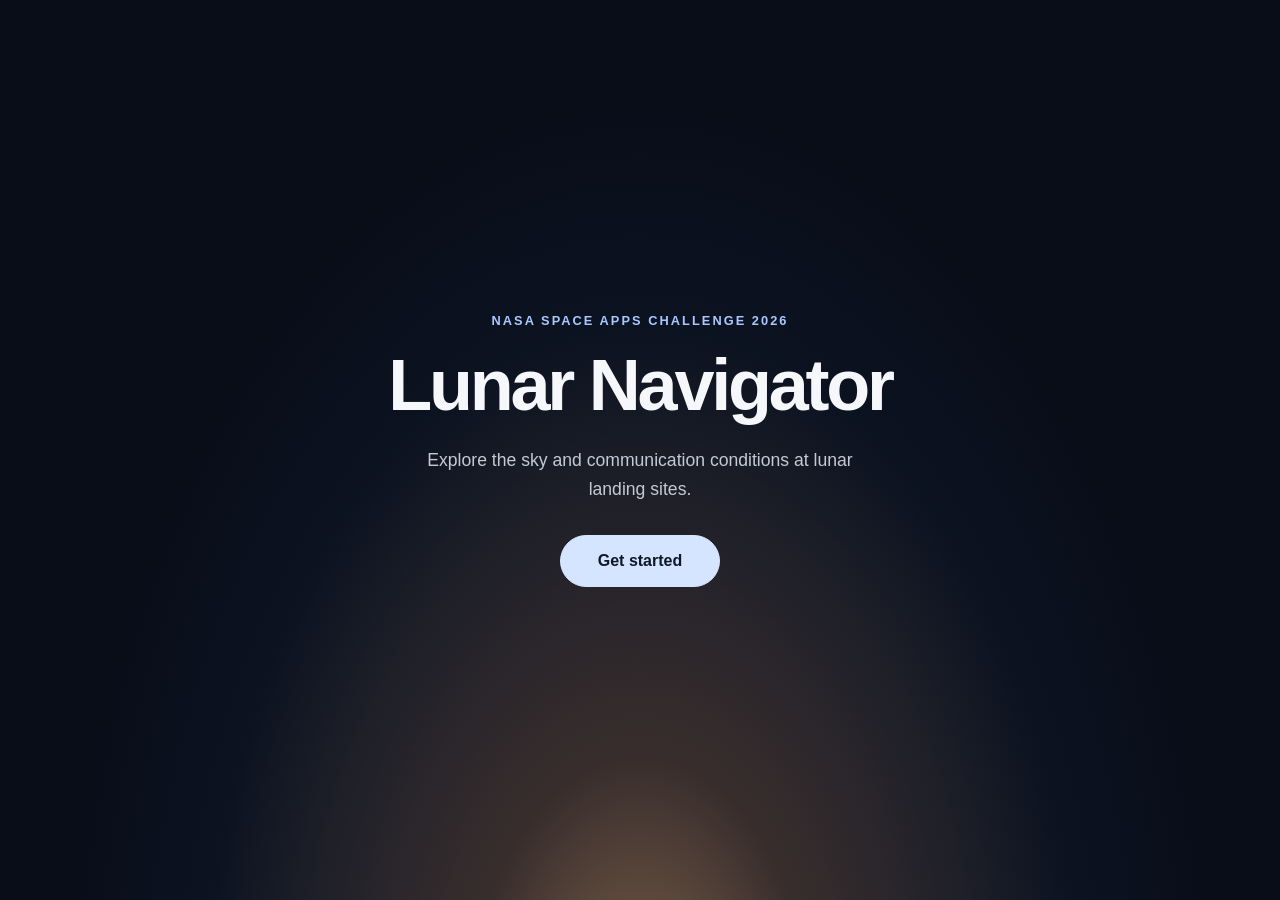
<file: src/lunarnav/resources/template/index.html>
<!doctype html>
<html lang="en">
  <head>
    <meta charset="UTF-8" />
    <meta name="viewport" content="width=device-width, initial-scale=1.0" />
    <meta
      name="description"
      content="Explore lighting and communication conditions at lunar landing sites."
    />
    <title>Lunar Navigator</title>
    <link rel="stylesheet" href="../css/style.css" />
  </head>
  <body>
    <main class="screen">
      <section class="welcome" aria-labelledby="page-title">
        <p class="eyebrow">NASA Space Apps Challenge 2026</p>
        <h1 id="page-title">Lunar Navigator</h1>
        <p class="description">
          Explore the sky and communication conditions at lunar landing sites.
        </p>
        <a class="start-button" href="/template/map.html">Get started</a>
      </section>
    </main>
  </body>
</html>
</file>
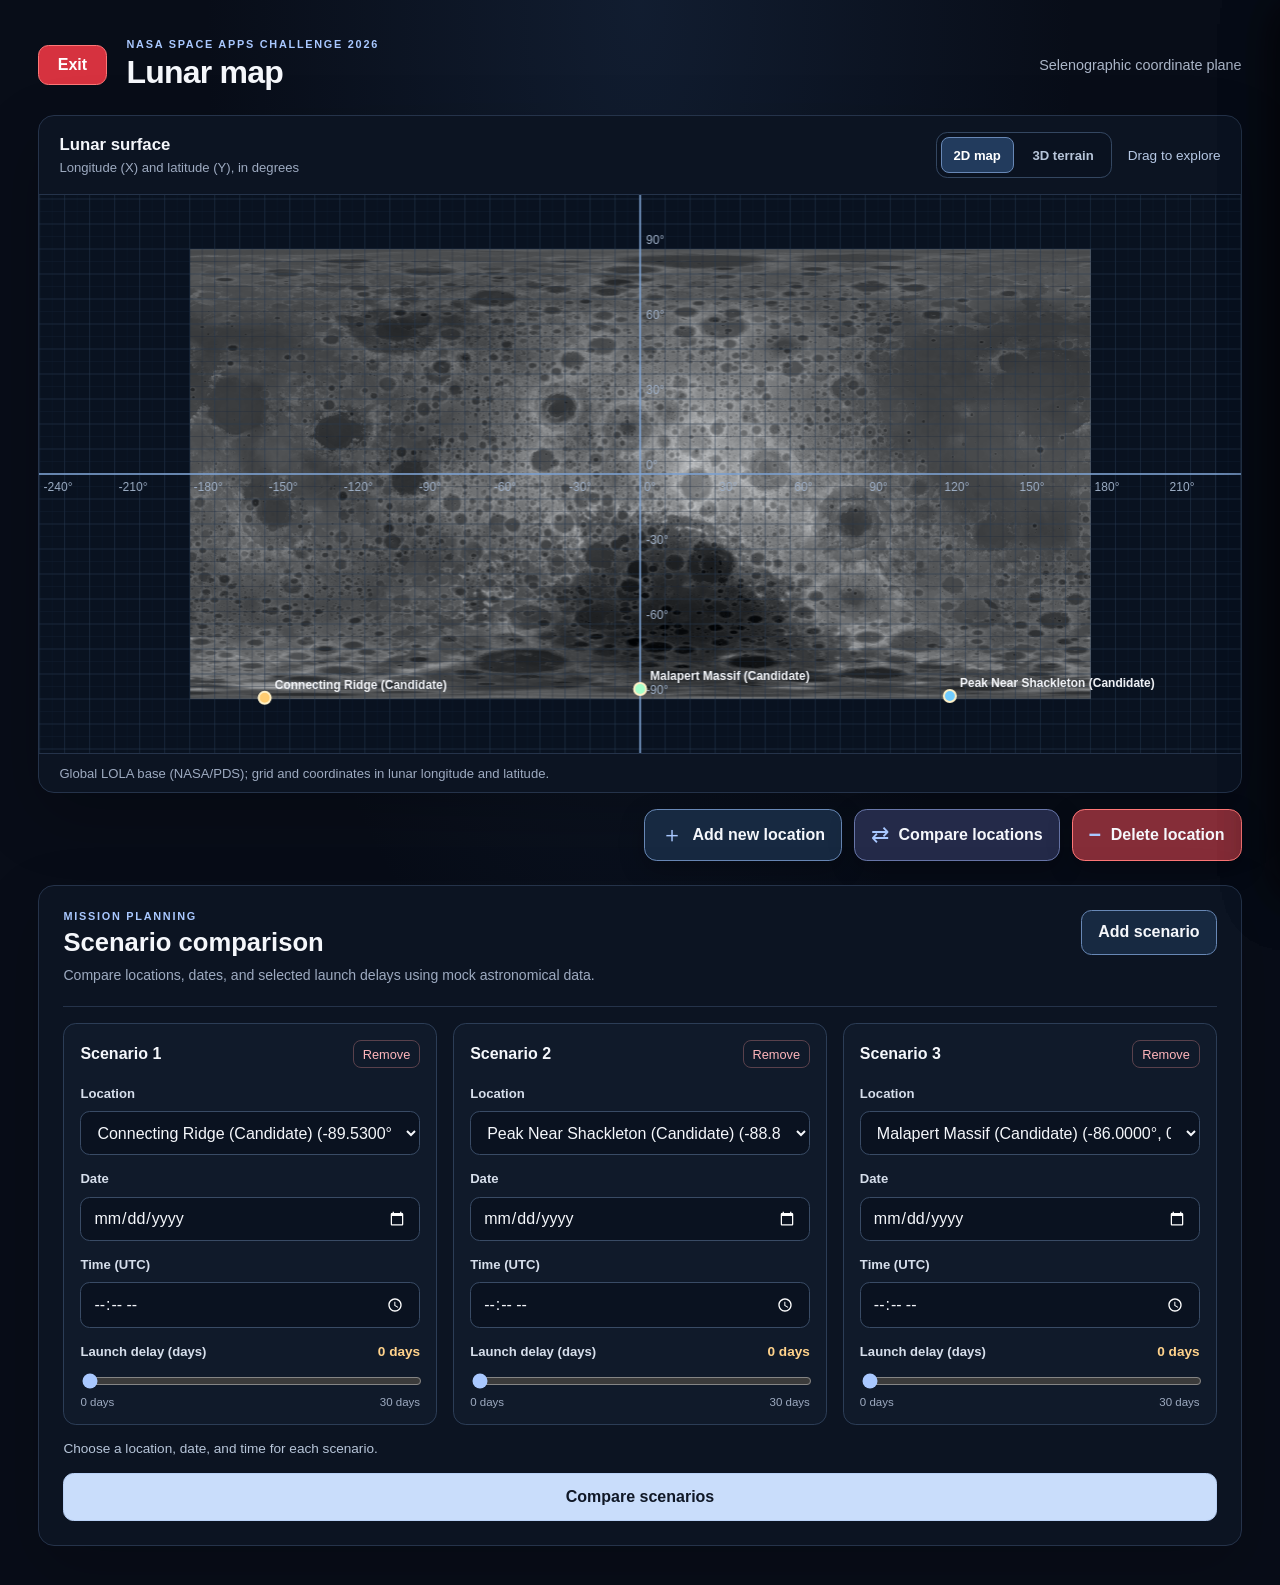
<file: src/lunarnav/resources/template/map.html>
<!doctype html>
<html lang="en">
  <head>
    <meta charset="UTF-8" />
    <meta name="viewport" content="width=device-width, initial-scale=1.0" />
    <meta
      name="description"
      content="Explore coordinates and points of interest on the lunar surface."
    />
    <title>Lunar Navigator | Map</title>
    <link rel="stylesheet" href="../css/style.css" />
    <script type="module" src="../js/map.js"></script>
  </head>
  <body class="map-page">
    <main class="map-app">
      <header class="map-header">
        <a class="exit-button" href="index.html">Exit</a>
        <div class="map-heading">
          <p class="eyebrow">NASA Space Apps Challenge 2026</p>
          <h1>Lunar map</h1>
        </div>
        <p class="map-subtitle">Selenographic coordinate plane</p>
      </header>

      <section class="map-workspace" aria-label="Interactive map">
        <div class="map-toolbar">
          <div>
            <h2>Lunar surface</h2>
            <p>Longitude (X) and latitude (Y), in degrees</p>
          </div>
          <div class="map-toolbar-actions">
            <div class="map-view-controls" role="group" aria-label="Map view">
              <button
                id="show-2d-map"
                class="map-view-button is-active"
                type="button"
                aria-pressed="true"
              >
                2D map
              </button>
              <button
                id="show-3d-globe"
                class="map-view-button"
                type="button"
                aria-pressed="false"
              >
                3D terrain
              </button>
            </div>
            <span class="map-hint">Drag to explore</span>
          </div>
        </div>
        <div class="map-canvas-wrap">
          <canvas
            id="lunar-map"
            class="lunar-map"
            aria-label="Cartesian plane of lunar coordinates. Drag to move the map."
            role="img"
          >
            Your browser does not support the interactive map.
          </canvas>
          <canvas
            id="lunar-globe"
            class="lunar-globe"
            aria-label="Interactive 3D lunar terrain model. Drag to rotate and scroll to zoom."
            role="img"
            hidden
          >
            Your browser does not support the 3D lunar terrain model.
          </canvas>
          <p id="globe-status" class="globe-status" role="status" aria-live="polite" hidden></p>
        </div>
        <p class="map-footer">
          Global LOLA base (NASA/PDS); grid and coordinates in lunar longitude and latitude.
        </p>
      </section>

      <div class="map-actions" aria-label="Map actions">
        <button
          id="open-location"
          class="location-tab"
          type="button"
          aria-controls="location-drawer"
          aria-expanded="false"
        >
          <span aria-hidden="true">＋</span>
          <span>Add new location</span>
        </button>
        <button
          id="open-comparison"
          class="location-tab comparison-tab"
          type="button"
          aria-controls="comparison-drawer"
          aria-expanded="false"
        >
          <span aria-hidden="true">⇄</span>
          <span>Compare locations</span>
        </button>
        <button
          id="open-delete"
          class="location-tab delete-tab"
          type="button"
          aria-controls="delete-drawer"
          aria-expanded="false"
        >
          <span aria-hidden="true">−</span>
          <span>Delete location</span>
        </button>
      </div>

      <section class="scenario-dashboard" aria-labelledby="scenario-title">
        <div class="scenario-toolbar">
          <div>
            <p class="eyebrow">Mission planning</p>
            <h2 id="scenario-title">Scenario comparison</h2>
            <p>
            Compare locations, dates, and selected launch delays using mock astronomical data.
            </p>
          </div>
          <button id="add-scenario" class="scenario-add-button" type="button">
            Add scenario
          </button>
        </div>

        <div id="scenario-list" class="scenario-list"></div>
        <p id="scenario-status" class="scenario-status" role="status" aria-live="polite">
          Add locations to the map to configure scenarios.
        </p>
        <button id="compare-scenarios" class="submit-location scenario-compare-button" type="button">
          Compare scenarios
        </button>

        <section
          id="scenario-results"
          class="scenario-results"
          aria-labelledby="scenario-results-title"
          aria-live="polite"
          hidden
        >
          <h3 id="scenario-results-title">Scenario summary</h3>
          <div id="scenario-metrics" class="scenario-metrics"></div>
          <div class="timeline-placeholder">
            <h4>Lighting and communication timeline</h4>
            <p>
              The mock API returns time-series data. This view currently displays summary
              metrics rather than a plotted timeline.
            </p>
          </div>
        </section>
      </section>

      <p id="map-status" class="map-status" role="status" aria-live="polite"></p>

      <div id="drawer-backdrop" class="drawer-backdrop" hidden></div>
      <aside
        id="location-drawer"
        class="location-drawer side-drawer"
        aria-labelledby="drawer-title"
        aria-hidden="true"
        inert
      >
        <div class="drawer-heading">
          <div>
            <p class="eyebrow">Point of interest</p>
            <h2 id="drawer-title">New location</h2>
          </div>
          <button
            id="close-location"
            class="icon-button"
            type="button"
            aria-label="Close panel"
          >
            ×
          </button>
        </div>

        <form id="location-form" class="location-form">
          <label for="location-name">Location name</label>
          <input
            id="location-name"
            name="name"
            type="text"
            placeholder="e.g., South Pole"
            maxlength="40"
            required
          />

          <label for="location-latitude">Latitude (°)</label>
          <input
            id="location-latitude"
            name="latitude"
            type="number"
            min="-90"
            max="90"
            step="any"
            placeholder="-90 to 90"
            required
          />

          <label for="location-longitude">Longitude (°)</label>
          <input
            id="location-longitude"
            name="longitude"
            type="number"
            min="-180"
            max="180"
            step="any"
            placeholder="-180 a 180"
            required
          />

          <button id="select-location-on-map" class="map-pick-button" type="button">
            Select on map
          </button>
          <p id="location-pick-help" class="comparison-note" role="status">
            Choose coordinates on the map or enter the values above.
          </p>

          <div class="location-color-field">
            <label for="location-color">Location color</label>
            <input
              id="location-color"
              name="color"
              type="color"
              value="#ffcc70"
              aria-label="Choose marker color"
            />
          </div>

          <button class="submit-location" type="submit">Add to map</button>
        </form>
      </aside>

      <aside
        id="comparison-drawer"
        class="location-drawer side-drawer"
        aria-labelledby="comparison-title"
        aria-hidden="true"
        inert
      >
        <div class="drawer-heading">
          <div>
            <p class="eyebrow">Location analysis</p>
            <h2 id="comparison-title">Compare locations</h2>
          </div>
          <button
            id="close-comparison"
            class="icon-button"
            type="button"
            aria-label="Close panel"
          >
            ×
          </button>
        </div>

        <form id="comparison-form" class="location-form">
          <label for="comparison-first">First location</label>
          <select id="comparison-first" name="first" required>
            <option value="">Select a location</option>
          </select>

          <label for="comparison-second">Second location</label>
          <select id="comparison-second" name="second" required>
            <option value="">Select a location</option>
          </select>

          <p id="comparison-help" class="comparison-note" role="status"></p>
          <button class="submit-location" type="submit">Compare locations</button>
        </form>

        <section
          id="comparison-result"
          class="comparison-result"
          aria-labelledby="comparison-result-title"
          aria-live="polite"
          hidden
        >
          <h3 id="comparison-result-title">Comparison result</h3>
          <dl>
            <div>
              <dt>First location</dt>
              <dd id="result-first"></dd>
            </div>
            <div>
              <dt>Second location</dt>
              <dd id="result-second"></dd>
            </div>
            <div>
              <dt>Latitude difference</dt>
              <dd id="result-latitude"></dd>
            </div>
            <div>
              <dt>Longitude difference</dt>
              <dd id="result-longitude"></dd>
            </div>
            <div class="distance-result">
              <dt>Approximate distance on the lunar surface</dt>
              <dd id="result-distance"></dd>
            </div>
          </dl>
          <p class="comparison-note">
            Straight-line estimate over a spherical Moon, without accounting for terrain.
          </p>
        </section>
      </aside>

      <aside
        id="delete-drawer"
        class="location-drawer side-drawer"
        aria-labelledby="delete-title"
        aria-hidden="true"
        inert
      >
        <div class="drawer-heading">
          <div>
            <p class="eyebrow">Manage locations</p>
            <h2 id="delete-title">Delete location</h2>
          </div>
          <button
            id="close-delete"
            class="icon-button"
            type="button"
            aria-label="Close panel"
          >
            ×
          </button>
        </div>

        <form id="delete-form" class="location-form">
          <label for="delete-location">Location to delete</label>
          <select id="delete-location" name="location" required>
            <option value="">Select a location</option>
          </select>
          <p id="delete-help" class="comparison-note" role="status"></p>
          <button class="submit-location" type="submit">Continue</button>
        </form>

        <section
          id="delete-confirmation"
          class="delete-confirmation"
          aria-labelledby="delete-confirmation-title"
          hidden
        >
          <h3 id="delete-confirmation-title">Confirm deletion</h3>
          <p id="delete-summary"></p>
          <p class="comparison-note">
            This action removes the location saved in this browser and cannot be undone.
          </p>
          <button id="confirm-delete" class="delete-location-button" type="button">
            Delete permanently
          </button>
          <button id="cancel-delete" class="cancel-delete-button" type="button">
            Keep location
          </button>
        </section>
      </aside>
    </main>
  </body>
</html>
</file>
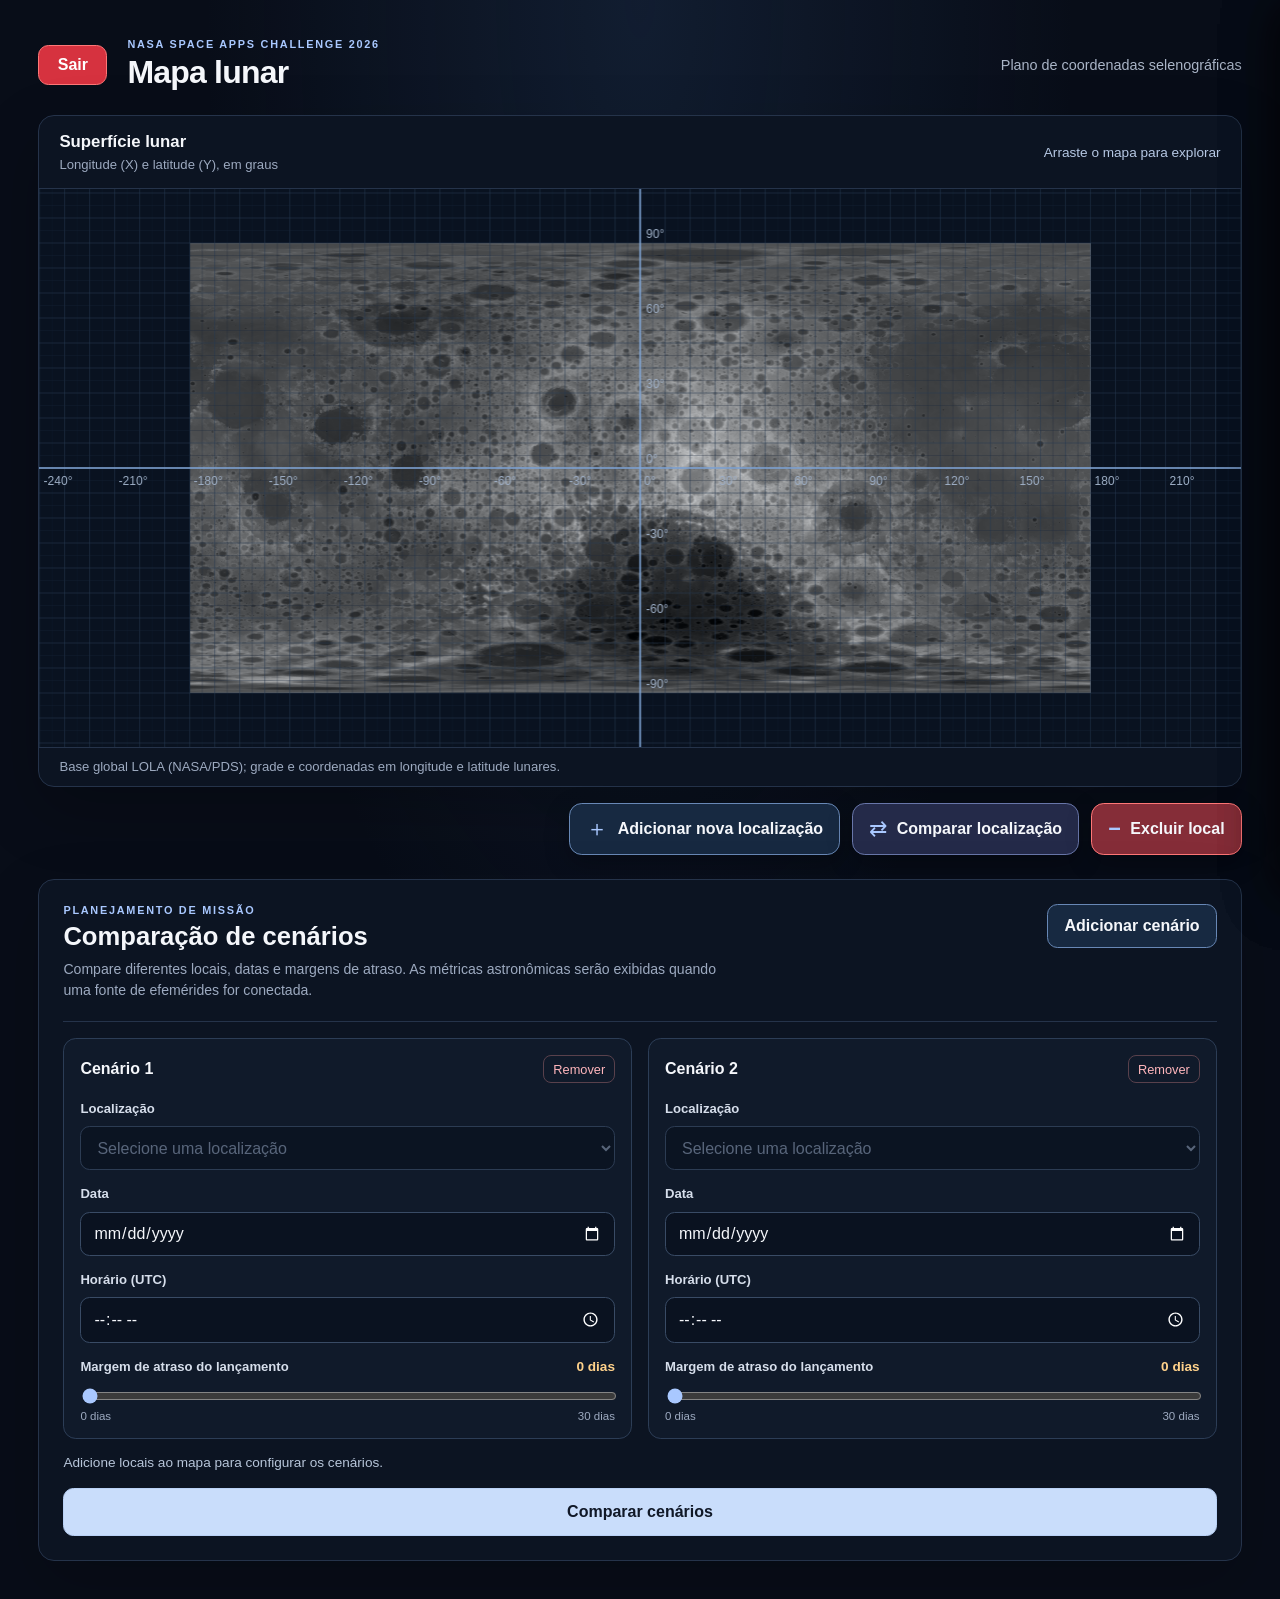
<file: src/lunarnav/resources/template/principal.html>
<!doctype html>
<html lang="pt-BR">
  <head>
    <meta charset="UTF-8" />
    <meta name="viewport" content="width=device-width, initial-scale=1.0" />
    <meta
      name="description"
      content="Explore coordenadas e locais de interesse na superfície lunar."
    />
    <title>Navegador Lunar | Mapa</title>
    <link rel="stylesheet" href="../css/style.css" />
    <script src="../js/principal.js" defer></script>
  </head>
  <body class="map-page">
    <main class="map-app">
      <header class="map-header">
        <a class="exit-button" href="index.html">Sair</a>
        <div class="map-heading">
          <p class="eyebrow">NASA Space Apps Challenge 2026</p>
          <h1>Mapa lunar</h1>
        </div>
        <p class="map-subtitle">Plano de coordenadas selenográficas</p>
      </header>

      <section class="map-workspace" aria-label="Mapa interativo">
        <div class="map-toolbar">
          <div>
            <h2>Superfície lunar</h2>
            <p>Longitude (X) e latitude (Y), em graus</p>
          </div>
          <span class="map-hint">Arraste o mapa para explorar</span>
        </div>
        <div class="map-canvas-wrap">
          <canvas
            id="lunar-map"
            class="lunar-map"
            aria-label="Plano cartesiano de coordenadas lunares. Arraste para mover o mapa."
            role="img"
          >
            Seu navegador não oferece suporte ao mapa interativo.
          </canvas>
        </div>
        <p class="map-footer">
          Base global LOLA (NASA/PDS); grade e coordenadas em longitude e latitude lunares.
        </p>
      </section>

      <div class="map-actions" aria-label="Ações do mapa">
        <button
          id="open-location"
          class="location-tab"
          type="button"
          aria-controls="location-drawer"
          aria-expanded="false"
        >
          <span aria-hidden="true">＋</span>
          <span>Adicionar nova localização</span>
        </button>
        <button
          id="open-comparison"
          class="location-tab comparison-tab"
          type="button"
          aria-controls="comparison-drawer"
          aria-expanded="false"
        >
          <span aria-hidden="true">⇄</span>
          <span>Comparar localização</span>
        </button>
        <button
          id="open-delete"
          class="location-tab delete-tab"
          type="button"
          aria-controls="delete-drawer"
          aria-expanded="false"
        >
          <span aria-hidden="true">−</span>
          <span>Excluir local</span>
        </button>
      </div>

      <section class="scenario-dashboard" aria-labelledby="scenario-title">
        <div class="scenario-toolbar">
          <div>
            <p class="eyebrow">Planejamento de missão</p>
            <h2 id="scenario-title">Comparação de cenários</h2>
            <p>
            Compare diferentes locais, datas e margens de atraso. As métricas
            astronômicas serão exibidas quando uma fonte de efemérides for conectada.
            </p>
          </div>
          <button id="add-scenario" class="scenario-add-button" type="button">
            Adicionar cenário
          </button>
        </div>

        <div id="scenario-list" class="scenario-list"></div>
        <p id="scenario-status" class="scenario-status" role="status" aria-live="polite">
          Adicione locais ao mapa para configurar os cenários.
        </p>
        <button id="compare-scenarios" class="submit-location scenario-compare-button" type="button">
          Comparar cenários
        </button>

        <section
          id="scenario-results"
          class="scenario-results"
          aria-labelledby="scenario-results-title"
          aria-live="polite"
          hidden
        >
          <h3 id="scenario-results-title">Resumo dos cenários</h3>
          <div id="scenario-metrics" class="scenario-metrics"></div>
          <div class="timeline-placeholder">
            <h4>Linha do tempo de iluminação e comunicação</h4>
            <p>
              O gráfico será preenchido quando os dados do Sol e da Terra
              estiverem disponíveis.
            </p>
          </div>
        </section>
      </section>

      <p id="map-status" class="map-status" role="status" aria-live="polite"></p>

      <div id="drawer-backdrop" class="drawer-backdrop" hidden></div>
      <aside
        id="location-drawer"
        class="location-drawer side-drawer"
        aria-labelledby="drawer-title"
        aria-hidden="true"
        inert
      >
        <div class="drawer-heading">
          <div>
            <p class="eyebrow">Ponto de interesse</p>
            <h2 id="drawer-title">Nova localização</h2>
          </div>
          <button
            id="close-location"
            class="icon-button"
            type="button"
            aria-label="Fechar painel"
          >
            ×
          </button>
        </div>

        <form id="location-form" class="location-form">
          <label for="location-name">Nome da localização</label>
          <input
            id="location-name"
            name="name"
            type="text"
            placeholder="Ex.: Polo Sul"
            maxlength="40"
            required
          />

          <label for="location-latitude">Latitude (°)</label>
          <input
            id="location-latitude"
            name="latitude"
            type="number"
            min="-90"
            max="90"
            step="any"
            placeholder="-90 a 90"
            required
          />

          <label for="location-longitude">Longitude (°)</label>
          <input
            id="location-longitude"
            name="longitude"
            type="number"
            min="-180"
            max="180"
            step="any"
            placeholder="-180 a 180"
            required
          />

          <button id="select-location-on-map" class="map-pick-button" type="button">
            Selecionar no mapa
          </button>
          <p id="location-pick-help" class="comparison-note" role="status">
            Escolha as coordenadas no mapa ou informe os valores acima.
          </p>

          <div class="location-color-field">
            <label for="location-color">Cor da localização</label>
            <input
              id="location-color"
              name="color"
              type="color"
              value="#ffcc70"
              aria-label="Escolher cor do marcador"
            />
          </div>

          <button class="submit-location" type="submit">Adicionar ao mapa</button>
        </form>
      </aside>

      <aside
        id="comparison-drawer"
        class="location-drawer side-drawer"
        aria-labelledby="comparison-title"
        aria-hidden="true"
        inert
      >
        <div class="drawer-heading">
          <div>
            <p class="eyebrow">Análise de locais</p>
            <h2 id="comparison-title">Comparar localização</h2>
          </div>
          <button
            id="close-comparison"
            class="icon-button"
            type="button"
            aria-label="Fechar painel"
          >
            ×
          </button>
        </div>

        <form id="comparison-form" class="location-form">
          <label for="comparison-first">Primeira localização</label>
          <select id="comparison-first" name="first" required>
            <option value="">Selecione uma localização</option>
          </select>

          <label for="comparison-second">Segunda localização</label>
          <select id="comparison-second" name="second" required>
            <option value="">Selecione uma localização</option>
          </select>

          <p id="comparison-help" class="comparison-note" role="status"></p>
          <button class="submit-location" type="submit">Comparar locais</button>
        </form>

        <section
          id="comparison-result"
          class="comparison-result"
          aria-labelledby="comparison-result-title"
          aria-live="polite"
          hidden
        >
          <h3 id="comparison-result-title">Resultado da comparação</h3>
          <dl>
            <div>
              <dt>Primeiro local</dt>
              <dd id="result-first"></dd>
            </div>
            <div>
              <dt>Segundo local</dt>
              <dd id="result-second"></dd>
            </div>
            <div>
              <dt>Diferença de latitude</dt>
              <dd id="result-latitude"></dd>
            </div>
            <div>
              <dt>Diferença de longitude</dt>
              <dd id="result-longitude"></dd>
            </div>
            <div class="distance-result">
              <dt>Distância aproximada na superfície lunar</dt>
              <dd id="result-distance"></dd>
            </div>
          </dl>
          <p class="comparison-note">
            Estimativa em linha reta sobre uma Lua esférica, sem considerar o relevo.
          </p>
        </section>
      </aside>

      <aside
        id="delete-drawer"
        class="location-drawer side-drawer"
        aria-labelledby="delete-title"
        aria-hidden="true"
        inert
      >
        <div class="drawer-heading">
          <div>
            <p class="eyebrow">Gerenciar locais</p>
            <h2 id="delete-title">Excluir localização</h2>
          </div>
          <button
            id="close-delete"
            class="icon-button"
            type="button"
            aria-label="Fechar painel"
          >
            ×
          </button>
        </div>

        <form id="delete-form" class="location-form">
          <label for="delete-location">Localização para excluir</label>
          <select id="delete-location" name="location" required>
            <option value="">Selecione uma localização</option>
          </select>
          <p id="delete-help" class="comparison-note" role="status"></p>
          <button class="submit-location" type="submit">Continuar</button>
        </form>

        <section
          id="delete-confirmation"
          class="delete-confirmation"
          aria-labelledby="delete-confirmation-title"
          hidden
        >
          <h3 id="delete-confirmation-title">Confirme a exclusão</h3>
          <p id="delete-summary"></p>
          <p class="comparison-note">
            Essa ação remove o local salvo neste navegador e não pode ser desfeita.
          </p>
          <button id="confirm-delete" class="delete-location-button" type="button">
            Excluir definitivamente
          </button>
          <button id="cancel-delete" class="cancel-delete-button" type="button">
            Manter localização
          </button>
        </section>
      </aside>
    </main>
  </body>
</html>
</file>
<file: src/lunarnav/resources/css/style.css>
:root {
  color-scheme: dark;
  font-family: "Segoe UI", Arial, sans-serif;
  background: #080d18;
  color: #f5f7fb;
  font-synthesis: none;
  text-rendering: optimizeLegibility;
  -webkit-font-smoothing: antialiased;
  -moz-osx-font-smoothing: grayscale;
}

* {
  box-sizing: border-box;
}

body {
  min-width: 320px;
  min-height: 100vh;
  margin: 0;
}

.screen {
  display: grid;
  min-height: 100vh;
  place-items: center;
  padding: 2rem;
  overflow: hidden;
  background:
    radial-gradient(ellipse at 50% 115%, #80644c 0, #382d2c 19%, transparent 48%),
    radial-gradient(ellipse at 50% 120%, #172338 0, transparent 66%),
    #080d18;
}

.welcome {
  width: min(100%, 38rem);
  text-align: center;
}

.eyebrow {
  margin: 0 0 1rem;
  color: #a9c8ff;
  font-size: 0.8rem;
  font-weight: 700;
  letter-spacing: 0.16em;
  text-transform: uppercase;
}

h1 {
  margin: 0;
  font-size: clamp(2.5rem, 8vw, 4.5rem);
  letter-spacing: -0.045em;
}

.description {
  max-width: 30rem;
  margin: 1.25rem auto 2rem;
  color: #c4cad5;
  font-size: 1.1rem;
  line-height: 1.6;
}

.start-button {
  display: inline-flex;
  min-width: 10rem;
  min-height: 3.25rem;
  align-items: center;
  justify-content: center;
  padding: 0.75rem 1.5rem;
  border: 1px solid #d5e4ff;
  border-radius: 999px;
  background: #d5e4ff;
  color: #101827;
  font-size: 1rem;
  font-weight: 700;
  text-decoration: none;
  transition:
    background-color 160ms ease,
    border-color 160ms ease,
    transform 160ms ease;
}

.start-button:hover {
  transform: translateY(-2px);
  border-color: #fff;
  background: #fff;
}

.start-button:focus-visible {
  outline: 3px solid #91baff;
  outline-offset: 4px;
}

.secondary-button {
  border-color: #7184a5;
  background: transparent;
  color: #f5f7fb;
}

.secondary-button:hover {
  border-color: #d5e4ff;
  background: rgb(213 228 255 / 10%);
}

.map-page {
  min-height: 100vh;
  background:
    radial-gradient(ellipse at 50% 0, rgb(41 70 111 / 28%), transparent 48%),
    #080d18;
}

.map-app {
  display: flex;
  min-height: 100vh;
  flex-direction: column;
  padding: clamp(1rem, 3vw, 2.5rem);
}

.map-header {
  display: grid;
  grid-template-columns: auto 1fr auto;
  align-items: center;
  gap: 1.25rem;
  margin-bottom: 1.5rem;
}

.exit-button {
  display: inline-flex;
  min-height: 2.5rem;
  align-items: center;
  justify-content: center;
  padding: 0.6rem 1.15rem;
  border: 1px solid #ff7777;
  border-radius: 0.65rem;
  background: #d6323f;
  color: #fff;
  font-weight: 700;
  text-decoration: none;
  transition:
    background-color 160ms ease,
    transform 160ms ease;
}

.exit-button:hover {
  transform: translateY(-1px);
  background: #b92330;
}

.exit-button:focus-visible,
.location-tab:focus-visible,
.icon-button:focus-visible,
.submit-location:focus-visible,
.delete-location-button:focus-visible,
.cancel-delete-button:focus-visible {
  outline: 3px solid #91baff;
  outline-offset: 3px;
}

.map-heading .eyebrow {
  margin-bottom: 0.25rem;
  font-size: 0.68rem;
}

.map-heading h1 {
  font-size: clamp(1.5rem, 4vw, 2rem);
  letter-spacing: -0.025em;
}

.map-subtitle {
  margin: 0;
  color: #aab5c7;
  font-size: 0.9rem;
  text-align: right;
}

.map-workspace {
  display: flex;
  min-height: 0;
  flex: 1;
  flex-direction: column;
  overflow: hidden;
  border: 1px solid #25334a;
  border-radius: 1rem;
  background: #0c1422;
  box-shadow: 0 1.5rem 4rem rgb(0 0 0 / 22%);
}

.map-toolbar {
  display: flex;
  align-items: center;
  justify-content: space-between;
  gap: 1rem;
  padding: 1rem 1.25rem;
  border-bottom: 1px solid #25334a;
}

.map-toolbar-actions {
  display: flex;
  align-items: center;
  gap: 1rem;
}

.map-view-controls {
  display: inline-flex;
  gap: 0.35rem;
  padding: 0.25rem;
  border: 1px solid #344761;
  border-radius: 0.7rem;
  background: #0a1220;
}

.map-view-button {
  min-height: 2.25rem;
  padding: 0.45rem 0.75rem;
  border: 1px solid transparent;
  border-radius: 0.5rem;
  background: transparent;
  color: #b7c5d9;
  cursor: pointer;
  font: inherit;
  font-size: 0.82rem;
  font-weight: 650;
}

.map-view-button:hover {
  background: #172941;
  color: #f5f7fb;
}

.map-view-button.is-active {
  border-color: #6888b6;
  background: #223b5d;
  color: #fff;
}

.map-view-button:focus-visible {
  outline: 2px solid #91baff;
  outline-offset: 2px;
}

.map-toolbar h2,
.drawer-heading h2 {
  margin: 0;
  font-size: 1.05rem;
}

.map-toolbar p,
.map-footer {
  margin: 0.3rem 0 0;
  color: #9daac0;
  font-size: 0.82rem;
}

.map-hint {
  color: #b6c8e4;
  font-size: 0.85rem;
}

.map-canvas-wrap {
  position: relative;
  height: clamp(20rem, 62vh, 44rem);
  min-height: 20rem;
  flex: 0 0 auto;
}

.lunar-map,
.lunar-globe {
  display: block;
  width: 100%;
  height: 100%;
}

.lunar-map {
  cursor: grab;
  touch-action: none;
}

.lunar-map:active,
.lunar-globe:active {
  cursor: grabbing;
}

.lunar-globe {
  cursor: grab;
  touch-action: none;
}

.lunar-map[hidden],
.lunar-globe[hidden] {
  display: none;
}

.globe-status {
  position: absolute;
  right: 0.75rem;
  bottom: 0.75rem;
  left: 0.75rem;
  width: fit-content;
  max-width: calc(100% - 1.5rem);
  margin: 0;
  padding: 0.55rem 0.75rem;
  border: 1px solid #40516b;
  border-radius: 0.55rem;
  background: rgb(8 13 24 / 88%);
  color: #d6deeb;
  font-size: 0.75rem;
  line-height: 1.4;
  pointer-events: none;
}

.globe-status[hidden] {
  display: none;
}

.map-footer {
  margin: 0;
  padding: 0.7rem 1.25rem;
  border-top: 1px solid #25334a;
}

.scenario-dashboard {
  margin-top: 1.5rem;
  padding: clamp(1rem, 3vw, 1.5rem);
  border: 1px solid #25334a;
  border-radius: 1rem;
  background: #0c1422;
  box-shadow: 0 1.5rem 4rem rgb(0 0 0 / 18%);
}

.scenario-toolbar {
  display: flex;
  align-items: flex-start;
  justify-content: space-between;
  gap: 1.25rem;
  padding-bottom: 1.25rem;
  border-bottom: 1px solid #25334a;
}

.scenario-toolbar .eyebrow {
  margin-bottom: 0.4rem;
  font-size: 0.68rem;
}

.scenario-toolbar h2 {
  margin: 0;
  font-size: clamp(1.25rem, 3vw, 1.6rem);
}

.scenario-toolbar p:not(.eyebrow) {
  max-width: 42rem;
  margin: 0.5rem 0 0;
  color: #9daac0;
  font-size: 0.88rem;
  line-height: 1.5;
}

.scenario-add-button {
  min-height: 2.8rem;
  flex: 0 0 auto;
  padding: 0.65rem 1rem;
  border: 1px solid #6888b6;
  border-radius: 0.65rem;
  background: #172941;
  color: #f5f7fb;
  cursor: pointer;
  font: inherit;
  font-weight: 650;
}

.scenario-add-button:hover {
  background: #223b5d;
}

.scenario-add-button:focus-visible,
.scenario-remove-button:focus-visible,
.scenario-compare-button:focus-visible {
  outline: 3px solid #91baff;
  outline-offset: 3px;
}

.scenario-add-button:disabled {
  border-color: #45536b;
  background: #29364a;
  color: #96a2b5;
  cursor: not-allowed;
}

.scenario-list {
  display: grid;
  grid-template-columns: repeat(auto-fit, minmax(min(100%, 19rem), 1fr));
  gap: 1rem;
  padding-top: 1rem;
}

.scenario-card {
  min-width: 0;
  padding: 1rem;
  border: 1px solid #2c3d56;
  border-radius: 0.8rem;
  background: #101a2a;
}

.scenario-card-header {
  display: flex;
  align-items: center;
  justify-content: space-between;
  gap: 0.75rem;
  margin-bottom: 0.75rem;
}

.scenario-card-header h3 {
  margin: 0;
  font-size: 1rem;
}

.scenario-remove-button {
  padding: 0.35rem 0.55rem;
  border: 1px solid #59414c;
  border-radius: 0.5rem;
  background: transparent;
  color: #ffb6bc;
  cursor: pointer;
  font: inherit;
  font-size: 0.8rem;
}

.scenario-remove-button:hover {
  background: #3a202b;
}

.scenario-fields {
  display: grid;
  gap: 0.65rem;
}

.scenario-fields label {
  margin-top: 0.35rem;
  color: #d6deeb;
  font-size: 0.82rem;
  font-weight: 600;
}

.scenario-fields select,
.scenario-fields input {
  width: 100%;
  min-height: 2.75rem;
  padding: 0.65rem 0.75rem;
  border: 1px solid #394b65;
  border-radius: 0.6rem;
  background: #0a1220;
  color: #f5f7fb;
  font: inherit;
}

.scenario-fields select:focus-visible,
.scenario-fields input:focus-visible {
  outline: 2px solid #91baff;
  outline-offset: 2px;
}

.scenario-fields select:disabled {
  color: #77869d;
}

.scenario-delay-header {
  display: flex;
  align-items: baseline;
  justify-content: space-between;
  gap: 0.75rem;
  margin-top: 0.35rem;
}

.scenario-delay-header label {
  margin: 0;
}

.scenario-delay-value {
  color: #ffd28b;
  font-size: 0.85rem;
  font-weight: 700;
  white-space: nowrap;
}

.scenario-fields input[type="range"] {
  min-height: 1.25rem;
  padding: 0;
  border: 0;
  background: transparent;
  accent-color: #a9c8ff;
  cursor: pointer;
}

.scenario-fields input[type="range"]:focus-visible {
  outline-offset: 4px;
}

.scenario-delay-scale {
  display: flex;
  justify-content: space-between;
  margin-top: -0.5rem;
  color: #9daac0;
  font-size: 0.72rem;
}

.scenario-status {
  margin: 1rem 0 0;
  color: #b7c5d9;
  font-size: 0.85rem;
}

.scenario-status:empty {
  display: none;
}

.scenario-compare-button {
  width: 100%;
  margin-top: 1rem;
}

.scenario-results {
  margin-top: 1.5rem;
  padding-top: 1.25rem;
  border-top: 1px solid #2a3950;
}

.scenario-results > h3 {
  margin: 0 0 1rem;
  font-size: 1.1rem;
}

.scenario-metrics {
  display: grid;
  grid-template-columns: repeat(auto-fit, minmax(min(100%, 16rem), 1fr));
  gap: 1rem;
}

.scenario-metric-card {
  padding: 1rem;
  border: 1px solid #2c3d56;
  border-radius: 0.8rem;
  background: #101a2a;
}

.scenario-metric-card h4 {
  margin: 0;
  font-size: 0.95rem;
}

.scenario-metric-location {
  margin: 0.35rem 0 0.9rem;
  color: #9daac0;
  font-size: 0.8rem;
}

.scenario-metric-list {
  display: grid;
  gap: 0.7rem;
  margin: 0;
}

.scenario-metric-list > div {
  display: flex;
  justify-content: space-between;
  gap: 0.75rem;
  padding-top: 0.6rem;
  border-top: 1px solid #25334a;
}

.scenario-metric-list dt {
  color: #b7c5d9;
  font-size: 0.8rem;
}

.scenario-metric-list dd {
  margin: 0;
  color: #ffd28b;
  font-weight: 700;
}

.scenario-data-status {
  margin: 0.9rem 0 0;
  color: #a9c8ff;
  font-size: 0.78rem;
}

.timeline-placeholder {
  margin-top: 1rem;
  padding: 1rem;
  border: 1px dashed #40516b;
  border-radius: 0.8rem;
  background:
    linear-gradient(90deg, transparent 49.8%, #24354d 50%, transparent 50.2%),
    linear-gradient(transparent 49.8%, #24354d 50%, transparent 50.2%),
    #0a1220;
}

.timeline-placeholder h4 {
  margin: 0;
  font-size: 0.9rem;
}

.timeline-placeholder p {
  margin: 0.5rem 0 0;
  color: #b7c5d9;
  font-size: 0.82rem;
  line-height: 1.5;
}

.map-status {
  position: absolute;
  width: 1px;
  height: 1px;
  overflow: hidden;
  clip: rect(0, 0, 0, 0);
  white-space: nowrap;
  clip-path: inset(50%);
}

.map-status:not(:empty) {
  position: static;
  width: auto;
  height: auto;
  margin: 0.75rem 0 0;
  color: #ffd28b;
  font-size: 0.85rem;
  clip: auto;
  clip-path: none;
  white-space: normal;
}

.map-actions {
  display: flex;
  flex-wrap: wrap;
  justify-content: flex-end;
  gap: 0.75rem;
  margin-top: 1rem;
}

.location-tab {
  display: flex;
  min-height: 3.25rem;
  align-items: center;
  gap: 0.6rem;
  padding: 0.75rem 1rem;
  border: 1px solid #6888b6;
  border-radius: 0.8rem;
  background: #172941;
  color: #f5f7fb;
  cursor: pointer;
  font: inherit;
  font-weight: 650;
  box-shadow: 0 0.5rem 1.5rem rgb(0 0 0 / 25%);
}

.location-tab:hover {
  background: #223b5d;
}

.comparison-tab {
  border-color: #6876a9;
  background: #242a49;
}

.comparison-tab:hover {
  background: #343c66;
}

.delete-tab {
  border-color: #ff7777;
  background: #852d38;
}

.delete-tab:hover {
  background: #a52e3b;
}

.delete-tab > span:first-child {
  color: #ffd1d1;
}

.location-tab > span:first-child {
  color: #a9c8ff;
  font-size: 1.35rem;
  line-height: 1;
}

.drawer-backdrop {
  position: fixed;
  z-index: 4;
  inset: 0;
  background: rgb(3 7 14 / 62%);
  opacity: 0;
  transition: opacity 220ms ease;
}

.drawer-backdrop[hidden] {
  display: block;
  visibility: hidden;
}

.drawer-backdrop.is-visible {
  visibility: visible;
  opacity: 1;
}

.side-drawer {
  position: fixed;
  z-index: 5;
  top: 0;
  right: 0;
  display: flex;
  width: min(25rem, 100%);
  height: 100vh;
  flex-direction: column;
  padding: 1.5rem;
  border-left: 1px solid #2d405d;
  background: #101a2a;
  box-shadow: -1rem 0 3rem rgb(0 0 0 / 30%);
  transform: translateX(102%);
  transition: transform 240ms ease;
}

.side-drawer.is-open {
  transform: translateX(0);
}

.drawer-heading {
  display: flex;
  align-items: center;
  justify-content: space-between;
  gap: 1rem;
  padding-bottom: 1.25rem;
  border-bottom: 1px solid #2a3950;
}

.drawer-heading .eyebrow {
  margin-bottom: 0.4rem;
  font-size: 0.68rem;
}

.icon-button {
  display: grid;
  width: 2.5rem;
  height: 2.5rem;
  place-items: center;
  border: 1px solid #40516b;
  border-radius: 0.65rem;
  background: transparent;
  color: #f5f7fb;
  cursor: pointer;
  font: inherit;
  font-size: 1.5rem;
}

.icon-button:hover {
  background: #22314a;
}

.location-form {
  display: grid;
  gap: 0.65rem;
  padding-top: 1.5rem;
}

.location-form label {
  margin-top: 0.65rem;
  color: #d6deeb;
  font-size: 0.88rem;
  font-weight: 600;
}

.location-form input {
  width: 100%;
  min-height: 2.9rem;
  padding: 0.7rem 0.8rem;
  border: 1px solid #394b65;
  border-radius: 0.6rem;
  background: #0a1220;
  color: #f5f7fb;
  font: inherit;
}

.location-form input[type="color"] {
  width: 3.5rem;
  min-height: 2.75rem;
  padding: 0.25rem;
  cursor: pointer;
}

.location-color-field {
  display: flex;
  align-items: center;
  justify-content: space-between;
  gap: 1rem;
  margin-top: 0.5rem;
}

.location-color-field label {
  margin: 0;
}

.location-form select {
  width: 100%;
  min-height: 2.9rem;
  padding: 0.7rem 0.8rem;
  border: 1px solid #394b65;
  border-radius: 0.6rem;
  background: #0a1220;
  color: #f5f7fb;
  font: inherit;
}

.location-form input::placeholder {
  color: #77869d;
}

.location-form input:focus-visible,
.location-form select:focus-visible {
  outline: 2px solid #91baff;
  outline-offset: 2px;
}

.map-pick-button {
  min-height: 2.9rem;
  margin-top: 0.8rem;
  border: 1px solid #6888b6;
  border-radius: 0.65rem;
  background: #172941;
  color: #f5f7fb;
  cursor: pointer;
  font: inherit;
  font-weight: 650;
}

.map-pick-button:hover {
  background: #223b5d;
}

.map-pick-button:focus-visible {
  outline: 2px solid #91baff;
  outline-offset: 2px;
}

.lunar-map.is-selecting,
.lunar-globe.is-selecting {
  cursor: crosshair;
}

.submit-location {
  min-height: 3rem;
  margin-top: 1.1rem;
  border: 1px solid #b9d1f6;
  border-radius: 0.65rem;
  background: #c9ddfb;
  color: #101827;
  cursor: pointer;
  font: inherit;
  font-weight: 700;
}

.submit-location:hover {
  background: #e0ecff;
}

.submit-location:disabled {
  border-color: #45536b;
  background: #29364a;
  color: #96a2b5;
  cursor: not-allowed;
}

.submit-location:disabled:hover {
  background: #29364a;
}

.comparison-result {
  margin-top: 1.5rem;
  padding-top: 1.25rem;
  border-top: 1px solid #2a3950;
}

.comparison-result h3 {
  margin: 0 0 1rem;
  font-size: 1rem;
}

.comparison-result dl {
  display: grid;
  gap: 0.8rem;
  margin: 0;
}

.comparison-result dl > div {
  display: flex;
  flex-direction: column;
  gap: 0.2rem;
}

.comparison-result dt {
  color: #9daac0;
  font-size: 0.8rem;
}

.comparison-result dd {
  margin: 0;
  color: #f5f7fb;
  font-weight: 600;
}

.comparison-result .distance-result dd {
  color: #ffcf7e;
  font-size: 1.25rem;
}

.comparison-note {
  margin: 1rem 0 0;
  color: #9daac0;
  font-size: 0.8rem;
  line-height: 1.5;
}

.location-form .comparison-note {
  margin: 0.5rem 0 0;
}

.delete-confirmation {
  margin-top: 1.5rem;
  padding-top: 1.25rem;
  border-top: 1px solid #55313a;
}

.delete-confirmation h3 {
  margin: 0 0 0.75rem;
  color: #ffd1d1;
  font-size: 1rem;
}

.delete-confirmation > p:not(.comparison-note) {
  margin: 0;
  color: #f5f7fb;
  font-weight: 600;
  line-height: 1.5;
}

.delete-location-button,
.cancel-delete-button {
  width: 100%;
  min-height: 3rem;
  margin-top: 0.8rem;
  border: 1px solid #ff7777;
  border-radius: 0.65rem;
  background: #d6323f;
  color: #fff;
  cursor: pointer;
  font: inherit;
  font-weight: 700;
}

.delete-location-button:hover {
  background: #b92330;
}

.cancel-delete-button {
  border-color: #40516b;
  background: transparent;
  color: #d6deeb;
}

.cancel-delete-button:hover {
  background: #22314a;
}

@media (prefers-reduced-motion: reduce) {
  *,
  *::before,
  *::after {
    scroll-behavior: auto !important;
    transition-duration: 0.01ms !important;
  }
}

@media (max-width: 640px) {
  .map-app {
    min-height: 100svh;
    padding: 1rem;
  }

  .map-header {
    grid-template-columns: auto 1fr;
    gap: 0.75rem;
    margin-bottom: 1rem;
  }

  .map-subtitle {
    grid-column: 2;
    margin-top: -0.6rem;
    text-align: left;
  }

  .map-toolbar {
    align-items: flex-start;
  }

  .map-toolbar-actions {
    align-items: flex-end;
    flex-direction: column;
    gap: 0.55rem;
  }

  .scenario-toolbar {
    flex-direction: column;
  }

  .scenario-add-button {
    width: 100%;
  }

  .map-hint {
    max-width: 8rem;
    text-align: right;
  }

  .map-canvas-wrap {
    min-height: 18rem;
  }

  .map-actions {
    align-items: stretch;
  }

  .location-tab {
    flex: 1 1 13rem;
    justify-content: center;
    border: 1px solid #6888b6;
    border-radius: 0.8rem;
  }

  .comparison-tab {
    border-color: #6876a9;
  }

  .delete-tab {
    border-color: #ff7777;
  }
}
</file>
